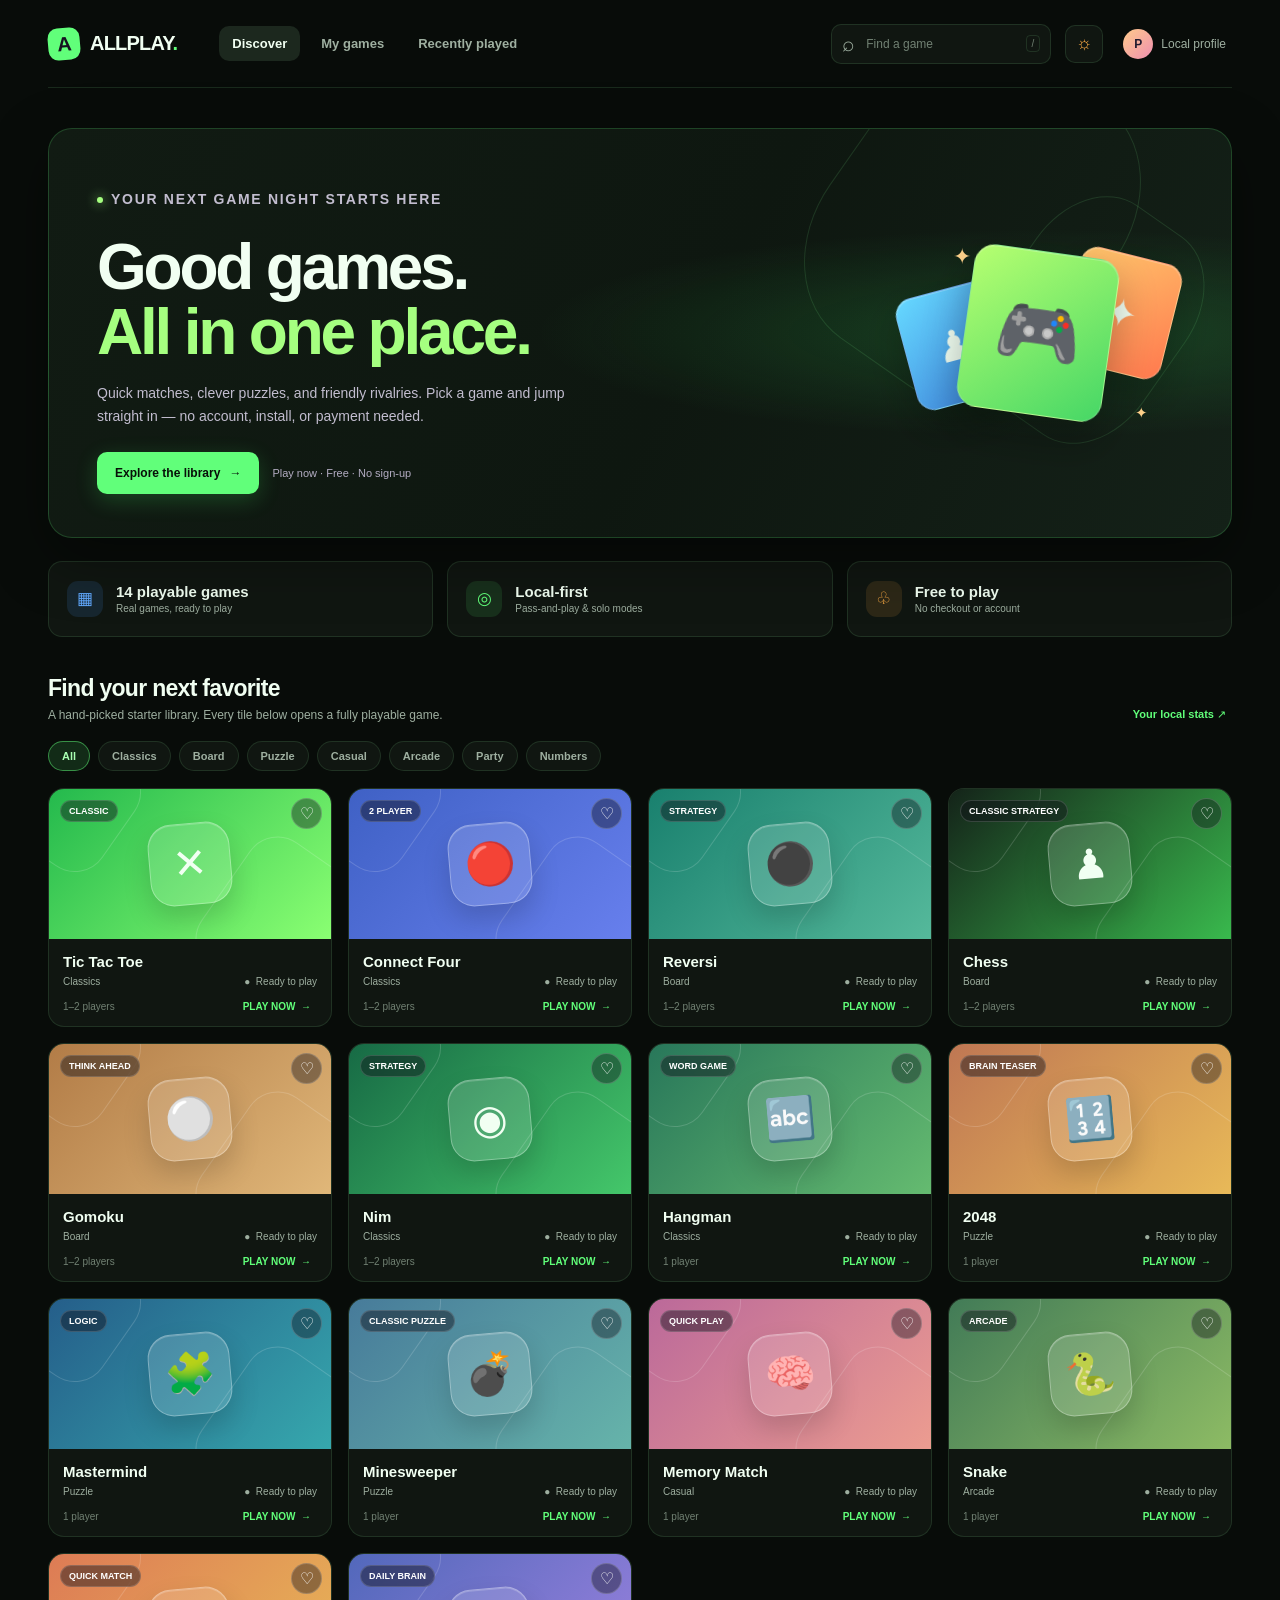
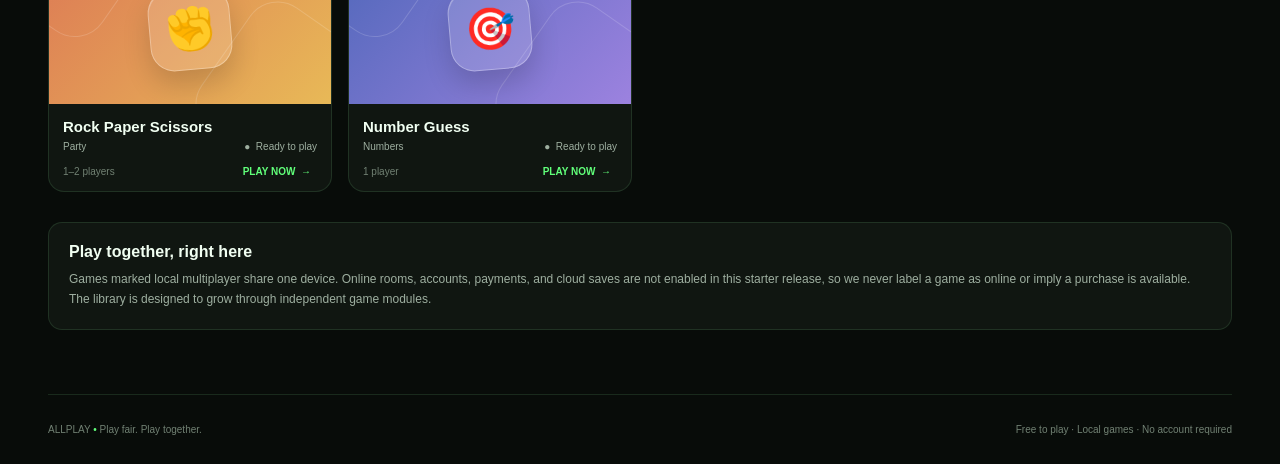
<file: index.html>
<!doctype html>
<html lang="en">
<head>
  <meta charset="utf-8">
  <meta name="viewport" content="width=device-width, initial-scale=1">
  <meta name="theme-color" content="#10101a">
  <meta name="description" content="ALLPLAY — a growing collection of free, genuinely playable games.">
  <title>ALLPLAY — Play something good</title>
  <link rel="stylesheet" href="styles.css">
</head>
<body>
  <div class="app-shell">
    <header class="site-header">
      <a class="brand" href="#discover" aria-label="ALLPLAY home"><span class="brand-mark">A</span><span>ALLPLAY<span class="brand-period">.</span></span></a>
      <nav class="primary-nav" aria-label="Main navigation">
        <button class="nav-button active" type="button" data-nav="discover">Discover</button>
        <button class="nav-button" type="button" data-nav="favorites">My games</button>
        <button class="nav-button" type="button" data-nav="recent">Recently played</button>
      </nav>
      <div class="header-tools">
        <label class="search-box"><span aria-hidden="true">⌕</span><input id="game-search" type="search" placeholder="Find a game" autocomplete="off" aria-label="Search games"><kbd>/</kbd></label>
        <button class="theme-toggle" id="theme-toggle" type="button" aria-label="Switch color theme">☼</button>
        <button class="profile-chip" id="profile-button" type="button"><span class="profile-avatar">P</span><span>Local profile</span></button>
      </div>
    </header>
    <main id="main-content" tabindex="-1"></main>
    <footer class="site-footer"><span>ALLPLAY <span class="brand-period">•</span> Play fair. Play together.</span><span>Free to play · Local games · No account required</span></footer>
  </div>
  <script type="module" src="js/main.js"></script>
</body>
</html>
</file>
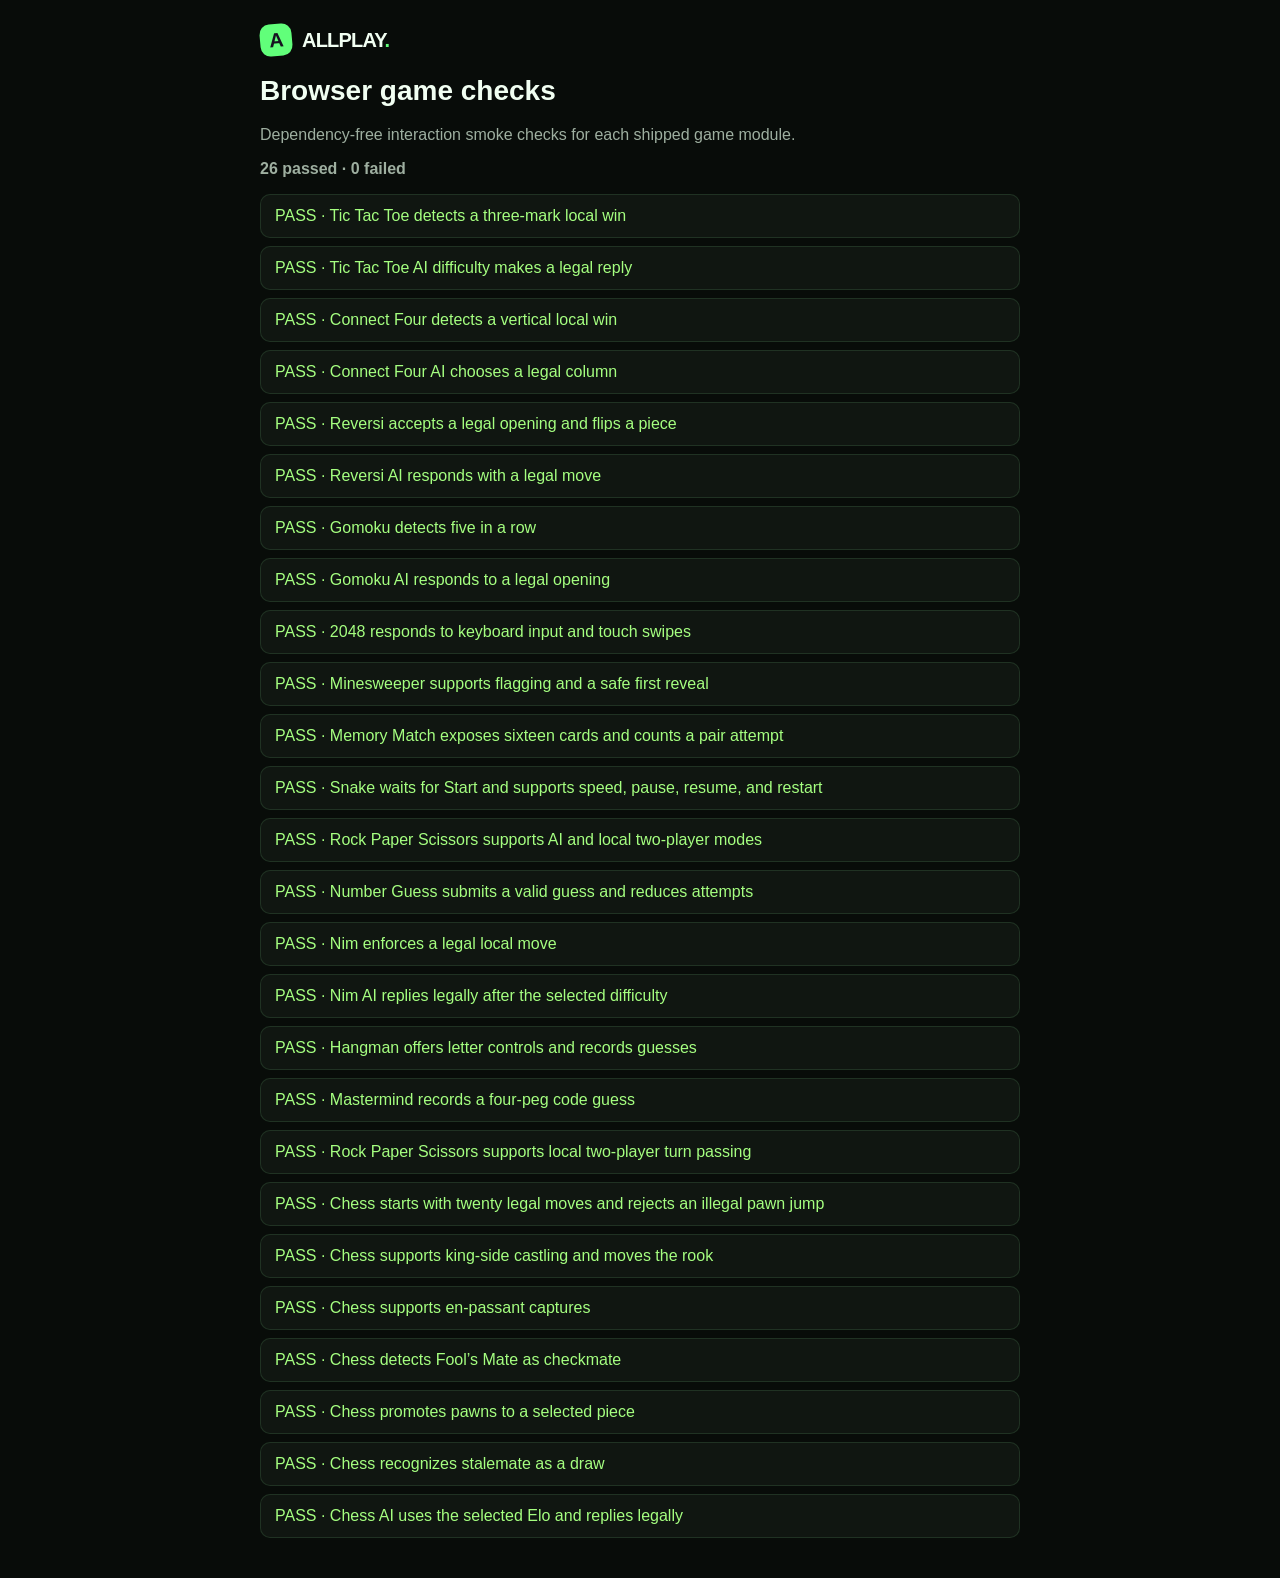
<file: tests.html>
<!doctype html>
<html lang="en">
<head>
  <meta charset="utf-8">
  <meta name="viewport" content="width=device-width, initial-scale=1">
  <title>ALLPLAY browser checks</title>
  <link rel="stylesheet" href="styles.css">
  <style>
    body { padding: 24px; }
    .test-shell { max-width: 760px; margin: 0 auto; }
    .test-shell h1 { font: 700 28px 'Space Grotesk', sans-serif; }
    .test-shell p { color: var(--muted); }
    #test-results { display: grid; gap: 8px; padding: 0; list-style: none; }
    #test-results li { padding: 12px 14px; border: 1px solid var(--line); border-radius: 10px; background: var(--surface); }
    #test-results .pass { color: var(--mint); }
    #test-results .fail { color: var(--danger); }
    #test-summary { font-weight: 700; }
    #test-fixtures { position: absolute; left: -10000px; top: 0; width: 600px; }
  </style>
</head>
<body>
  <main class="test-shell">
    <a class="brand" href="index.html"><span class="brand-mark">A</span><span>ALLPLAY<span class="brand-period">.</span></span></a>
    <h1>Browser game checks</h1>
    <p>Dependency-free interaction smoke checks for each shipped game module.</p>
    <p id="test-summary" role="status" aria-live="polite">Running…</p>
    <ul id="test-results"></ul>
    <div id="test-fixtures" aria-hidden="true"></div>
  </main>
  <script type="module" src="js/test-runner.js"></script>
</body>
</html>
</file>
<file: styles.css>
:root {
  color-scheme: dark;
  --bg: #080c09;
  --surface: #101611;
  --surface-raised: #172019;
  --surface-soft: #1c281e;
  --text: #f1fff2;
  --muted: #9eafa0;
  --faint: #718173;
  --line: rgba(150,255,167,.12);
  --accent: #61ff7a;
  --accent-strong: #20d94d;
  --mint: #a5ff80;
  --orange: #ffad45;
  --danger: #ff5265;
  --shadow: 0 20px 60px rgba(0,0,0,.38);
  font-family: 'DM Sans', -apple-system, BlinkMacSystemFont, 'Segoe UI', sans-serif;
  font-synthesis: none;
  text-rendering: optimizeLegibility;
}
:root[data-theme="light"] {
  color-scheme: light;
  --bg: #f3f8f3;
  --surface: #fff;
  --surface-raised: #fff;
  --surface-soft: #ebf3ec;
  --text: #202b22;
  --muted: #6d7c70;
  --faint: #89968b;
  --line: rgba(35,105,48,.13);
  --accent: #24b94d;
  --accent-strong: #188e38;
  --mint: #31844b;
  --orange: #be731b;
  --danger: #c83c57;
  --shadow: 0 20px 60px rgba(30,70,35,.11);
}
:root .hero { border-color: rgba(97,255,122,.19); background: radial-gradient(ellipse at 84% 50%,rgba(54,224,93,.2),transparent 36%), linear-gradient(118deg,#111b13 0%,#0e1710 54%,#142118 100%); }
:root .hero h1 span { color: #a5ff80; }
:root .primary-button { color: #071008; background: #61ff7a; box-shadow: 0 6px 22px rgba(68,255,104,.2); }
:root .filter-chip.active { border-color: rgba(97,255,122,.48); color: #a8ffb2; background: rgba(97,255,122,.13); }
:root .art-tile-main { color: #102014; background: linear-gradient(140deg,#b6ff70,#46d766); }
:root .art-tile-left { background: linear-gradient(145deg,#66d9ff,#397ad8); }
:root .art-tile-right { background: linear-gradient(145deg,#ffc56b,#ff794e); }
.match-setup { width: min(460px,100%); padding: 23px; border: 1px solid var(--line); border-radius: 17px; background: var(--surface-raised); box-shadow: 0 14px 36px rgba(0,0,0,.16); }
.match-setup h2 { margin: 0; font: 700 20px 'Space Grotesk',sans-serif; }
.match-setup > p { margin: 8px 0 18px; color: var(--muted); font-size: 12px; line-height: 1.55; }
.setup-fields { display: grid; gap: 12px; margin-bottom: 18px; }
.setting-field { display: grid; gap: 6px; color: var(--muted); font-size: 11px; font-weight: 700; }
.setting-field select { width: 100%; min-height: 40px; }
.setting-help { margin-top: 9px; color: var(--faint); font-size: 10px; line-height: 1.5; }
.snake-stats { width: min(360px,100%); display: flex; justify-content: space-between; gap: 12px; }
.snake-stats > div { min-width: 110px; padding: 9px 13px; display: flex; justify-content: space-between; gap: 12px; border: 1px solid var(--line); border-radius: 10px; background: var(--surface-raised); }
.snake-stats span { color: var(--muted); font-size: 11px; }
.snake-stats strong { color: var(--accent); font: 700 15px 'Space Grotesk',sans-serif; }
.snake-layout .snake-canvas { touch-action: none; user-select: none; -webkit-user-select: none; }
.game-board-area .puzzle2048 { touch-action: none; user-select: none; -webkit-user-select: none; }

* { box-sizing: border-box; }
html { min-width: 320px; background: var(--bg); }
body { margin: 0; min-height: 100vh; background: var(--bg); color: var(--text); }
button, input, select { font: inherit; }
button { color: inherit; }
button:focus-visible, input:focus-visible, select:focus-visible, a:focus-visible { outline: 3px solid var(--accent); outline-offset: 3px; }
.app-shell { min-height: 100vh; max-width: 1600px; margin: 0 auto; padding: 0 48px; display: flex; flex-direction: column; }
.site-header { min-height: 88px; display: flex; align-items: center; gap: 42px; border-bottom: 1px solid var(--line); }
.brand { display: inline-flex; align-items: center; gap: 10px; color: var(--text); text-decoration: none; font: 700 20px 'Space Grotesk', sans-serif; letter-spacing: -.8px; white-space: nowrap; }
.brand-mark { display: grid; place-items: center; width: 32px; height: 32px; color: #161220; background: var(--accent); border-radius: 10px; font-size: 20px; font-weight: 700; transform: rotate(-5deg); }
.brand-period { color: var(--accent); }
.primary-nav, .header-tools { display: flex; align-items: center; }
.primary-nav { gap: 8px; }
.nav-button { border: 0; color: var(--muted); background: transparent; padding: 10px 13px; border-radius: 10px; font-size: 13px; font-weight: 600; cursor: pointer; transition: color .2s, background .2s; }
.nav-button:hover, .nav-button.active { color: var(--text); background: var(--surface-soft); }
.header-tools { margin-left: auto; gap: 14px; }
.search-box { display: flex; align-items: center; gap: 9px; height: 40px; width: 220px; padding: 0 10px; border: 1px solid var(--line); border-radius: 10px; color: var(--muted); background: var(--surface); }
.search-box > span { font-size: 21px; line-height: 1; }
.search-box input { min-width: 0; flex: 1; border: 0; outline: 0; color: var(--text); background: transparent; font-size: 12px; }
.search-box input::placeholder { color: var(--faint); }
.search-box kbd { padding: 2px 5px; color: var(--faint); border: 1px solid var(--line); border-radius: 4px; font: 10px 'DM Sans', sans-serif; }
.theme-toggle { width: 38px; height: 38px; border: 1px solid var(--line); border-radius: 10px; color: var(--orange); background: var(--surface); cursor: pointer; font-size: 18px; }
.profile-chip { display: flex; align-items: center; gap: 8px; border: 0; color: var(--muted); background: transparent; font-size: 12px; cursor: pointer; white-space: nowrap; }
.profile-avatar { display: grid; place-items: center; width: 30px; height: 30px; border-radius: 50%; color: #201a2f; background: linear-gradient(135deg,#ffca8b,#ee8fb0); font-weight: 800; }
#main-content { flex: 1; min-height: 70vh; outline: none; }
.page-wrap { width: 100%; max-width: 1420px; margin: auto; padding: 40px 0 64px; }
.hero { position: relative; isolation: isolate; overflow: hidden; min-height: 300px; padding: 43px 48px; display: flex; align-items: center; justify-content: space-between; gap: 28px; border: 1px solid rgba(185,161,255,.17); border-radius: 24px; background: radial-gradient(ellipse at 84% 50%,rgba(134,93,242,.24),transparent 34%), linear-gradient(118deg,#242037 0%,#201c33 53%,#28203d 100%); box-shadow: var(--shadow); }
:root[data-theme="light"] .hero { background: radial-gradient(ellipse at 84% 50%,rgba(134,93,242,.15),transparent 34%), linear-gradient(118deg,#eee9ff,#f4efff 55%,#e9e2ff); }
.hero::before, .hero::after { content: ''; position: absolute; z-index: -1; border: 1px solid rgba(199,180,255,.13); border-radius: 35%; transform: rotate(35deg); }
.hero::before { width: 275px; height: 340px; right: 120px; top: -78px; }
.hero::after { width: 180px; height: 240px; right: 50px; top: 70px; border-color: rgba(199,180,255,.1); }
.hero-copy { max-width: 610px; }
.eyebrow { display: inline-flex; align-items: center; gap: 8px; margin: 0 0 16px; color: var(--mint); font-size: 10px; font-weight: 800; letter-spacing: 1.7px; text-transform: uppercase; }
.eyebrow-dot { width: 6px; height: 6px; border-radius: 50%; background: var(--mint); box-shadow: 0 0 12px var(--mint); }
.hero h1 { margin: 0; font: 700 clamp(36px,5vw,64px)/1.02 'Space Grotesk',sans-serif; letter-spacing: -3.2px; }
.hero h1 span { color: #c2acff; }
.hero-copy > p { max-width: 490px; margin: 16px 0 24px; color: #c2bdcf; font-size: 14px; line-height: 1.65; }
:root[data-theme="light"] .hero-copy > p { color: #68617b; }
.hero-actions { display: flex; align-items: center; gap: 13px; }
.primary-button, .secondary-button { min-height: 42px; display: inline-flex; align-items: center; justify-content: center; gap: 9px; padding: 0 18px; border: 0; border-radius: 10px; font-weight: 700; font-size: 12px; cursor: pointer; transition: transform .2s, background .2s; }
.primary-button { color: #1c1630; background: #c0a9ff; box-shadow: 0 6px 22px rgba(155,117,255,.24); }
.primary-button:hover, .secondary-button:hover { transform: translateY(-2px); }
.secondary-button { border: 1px solid var(--line); color: var(--text); background: var(--surface); }
.hero-note { color: #b4adc3; font-size: 11px; }
.hero-art { position: relative; flex: 0 0 290px; height: 205px; display: grid; place-items: center; }
.art-tile { position: absolute; display: grid; place-items: center; border: 1px solid rgba(255,255,255,.22); box-shadow: 0 18px 42px rgba(0,0,0,.3), inset 0 1px 0 rgba(255,255,255,.22); backdrop-filter: blur(6px); }
.art-tile-main { width: 146px; height: 164px; z-index: 3; border-radius: 21px; color: #352347; background: linear-gradient(140deg,#ffc888,#eb8fb8); font-size: 70px; transform: rotate(8deg); }
.art-tile-left { width: 100px; height: 115px; left: 12px; top: 58px; border-radius: 18px; background: linear-gradient(145deg,#88dfcd,#548cbb); font-size: 42px; transform: rotate(-15deg); }
.art-tile-right { width: 104px; height: 118px; right: 10px; top: 24px; border-radius: 18px; background: linear-gradient(145deg,#c2a2ff,#8260d4); font-size: 40px; transform: rotate(14deg); }
.art-spark { position: absolute; color: #ffd28b; font-size: 22px; }
.spark-one { top: 14px; left: 60px; }.spark-two { bottom: 13px; right: 35px; font-size: 15px; }
.overview-row { display: grid; grid-template-columns: repeat(3,1fr); gap: 14px; margin: 23px 0 38px; }
.overview-card { min-height: 76px; display: flex; align-items: center; gap: 13px; padding: 15px 18px; border: 1px solid var(--line); border-radius: 14px; background: var(--surface); }
.overview-icon { width: 36px; height: 36px; display: grid; place-items: center; border-radius: 11px; color: var(--accent); background: rgba(168,140,255,.13); font-size: 17px; }
.overview-card:nth-child(2) .overview-icon { color: var(--mint); background: rgba(123,226,195,.1); }
.overview-card:nth-child(3) .overview-icon { color: var(--orange); background: rgba(255,189,121,.1); }
.overview-card strong { display: block; font: 700 15px 'Space Grotesk',sans-serif; }
.overview-card span:not(.overview-icon) { display: block; margin-top: 3px; color: var(--muted); font-size: 10px; }
.section-heading { display: flex; align-items: end; justify-content: space-between; gap: 20px; margin: 0 0 17px; }
.section-heading h2 { margin: 0; font: 700 23px 'Space Grotesk',sans-serif; letter-spacing: -.7px; }
.section-heading p { margin: 6px 0 0; color: var(--muted); font-size: 12px; }
.section-link { border: 0; color: var(--accent); background: transparent; font-size: 11px; font-weight: 700; cursor: pointer; }
.filter-row { display: flex; gap: 8px; overflow-x: auto; padding: 2px 0 17px; scrollbar-width: thin; }
.filter-chip { flex: 0 0 auto; padding: 8px 13px; border: 1px solid var(--line); border-radius: 999px; color: var(--muted); background: var(--surface); font-size: 11px; font-weight: 600; cursor: pointer; }
.filter-chip.active { border-color: rgba(168,140,255,.45); color: #dacdff; background: rgba(168,140,255,.13); }
:root[data-theme="light"] .filter-chip.active { color: #6742d8; }
.game-grid { display: grid; grid-template-columns: repeat(4,minmax(0,1fr)); gap: 16px; }
.game-card { min-width: 0; overflow: hidden; border: 1px solid var(--line); border-radius: 16px; background: var(--surface); transition: transform .2s,border-color .2s,box-shadow .2s; }
.game-card:hover { transform: translateY(-4px); border-color: rgba(168,140,255,.38); box-shadow: 0 12px 32px rgba(0,0,0,.16); }
.game-cover { position: relative; min-height: 150px; display: grid; place-items: center; overflow: hidden; background: var(--cover); }
.game-cover::before, .game-cover::after { content: ''; position: absolute; width: 122px; height: 122px; border: 1px solid rgba(255,255,255,.16); border-radius: 34px; transform: rotate(35deg); }
.game-cover::before { left: -43px; top: -52px; }.game-cover::after { right: -33px; bottom: -66px; width: 150px; height: 150px; }
.game-icon { position: relative; z-index: 1; display: grid; place-items: center; width: 82px; height: 82px; border: 1px solid rgba(255,255,255,.3); border-radius: 24px; background: rgba(255,255,255,.15); box-shadow: 0 14px 28px rgba(0,0,0,.16),inset 0 1px 0 rgba(255,255,255,.2); font-size: 41px; transform: rotate(-5deg); transition: transform .2s; }
.game-card:hover .game-icon { transform: rotate(2deg) scale(1.05); }
.game-badge { position: absolute; z-index: 2; top: 11px; left: 11px; padding: 5px 8px; border: 1px solid rgba(255,255,255,.15); border-radius: 99px; color: white; background: rgba(16,16,26,.45); backdrop-filter: blur(8px); font-size: 9px; font-weight: 700; }
.favorite-button { position: absolute; z-index: 3; top: 9px; right: 9px; width: 31px; height: 31px; border: 1px solid rgba(255,255,255,.18); border-radius: 50%; color: white; background: rgba(16,16,26,.4); cursor: pointer; font-size: 16px; }
.favorite-button.is-favorite { color: #ff8bad; }
.game-card-info { padding: 14px 14px 13px; }
.game-card-title { margin: 0; font: 700 15px 'Space Grotesk',sans-serif; }
.game-card-meta { display: flex; align-items: center; justify-content: space-between; gap: 8px; margin-top: 6px; color: var(--muted); font-size: 10px; }
.game-card-bottom { display: flex; justify-content: space-between; align-items: center; margin-top: 13px; }
.player-label { color: var(--faint); font-size: 10px; }
.play-link { border: 0; color: var(--accent); background: transparent; font-size: 10px; font-weight: 800; cursor: pointer; }
.empty-state { grid-column: 1/-1; padding: 48px 20px; border: 1px dashed var(--line); border-radius: 16px; text-align: center; }
.empty-state .empty-icon { font-size: 32px; }.empty-state h3 { margin: 12px 0 6px; font: 700 17px 'Space Grotesk',sans-serif; }.empty-state p { margin: 0; color: var(--muted); font-size: 12px; }
.detail-layout { display: grid; grid-template-columns: minmax(0,1.1fr) minmax(280px,.9fr); gap: 32px; align-items: start; }
.detail-cover { min-height: 365px; display: grid; place-items: center; overflow: hidden; position: relative; border: 1px solid var(--line); border-radius: 22px; background: var(--cover); }
.detail-cover::before,.detail-cover::after { content:''; position:absolute; width:240px;height:240px;border:1px solid rgba(255,255,255,.16);border-radius:40px;transform:rotate(35deg); }.detail-cover::before{left:-80px;top:-90px}.detail-cover::after{right:-90px;bottom:-120px;width:300px;height:300px}
.detail-cover .game-icon { width: 140px; height: 140px; border-radius: 38px; font-size: 75px; }
.detail-copy { padding-top: 16px; }.back-link { margin-bottom: 25px; padding: 0; border: 0; color: var(--muted); background: transparent; font-size: 12px; cursor: pointer; }
.detail-copy h1 { margin: 0; font: 700 clamp(34px,4vw,48px)/1.05 'Space Grotesk',sans-serif; letter-spacing: -2px; }
.detail-copy > p { max-width: 510px; color: var(--muted); font-size: 14px; line-height: 1.7; }
.detail-meta { display: flex; flex-wrap: wrap; gap: 9px; margin: 22px 0; }.meta-pill { padding: 7px 10px; border: 1px solid var(--line); border-radius: 99px; color: var(--muted); background: var(--surface); font-size: 10px; }
.rules-box { margin: 23px 0; padding: 18px; border: 1px solid var(--line); border-radius: 14px; background: var(--surface); }.rules-box h3 { margin: 0 0 9px; font: 700 14px 'Space Grotesk',sans-serif; }.rules-box p { margin: 0; color: var(--muted); font-size: 12px; line-height: 1.65; }
.local-note { display: flex; gap: 9px; align-items: flex-start; margin: 18px 0; color: var(--mint); font-size: 11px; line-height: 1.55; }
.game-screen { max-width: 920px; margin: 0 auto; }.game-frame { overflow: hidden; border: 1px solid var(--line); border-radius: 20px; background: var(--surface); box-shadow: var(--shadow); }
.game-frame-header { display:flex; align-items:center; justify-content:space-between; gap:18px; padding:17px 21px; border-bottom:1px solid var(--line); }.game-frame-heading h1 { margin:0; font:700 18px 'Space Grotesk',sans-serif; }.game-frame-heading p { margin:4px 0 0; color:var(--muted); font-size:11px; }.back-button { min-height:36px; padding:0 12px; border:1px solid var(--line); border-radius:9px; color:var(--muted); background:var(--surface-raised); font-size:11px; cursor:pointer; }
.game-toolbar { display:flex; flex-wrap:wrap; align-items:center; justify-content:center; gap:8px; padding:13px 16px 0; }.game-board-area { min-height:260px; padding:22px; display:grid; place-items:center; }.game-status { min-height:39px; margin:0 18px 18px; padding:11px 14px; border:1px solid var(--line); border-radius:10px; color:var(--muted); background:var(--surface-raised); text-align:center; font-size:12px; line-height:1.4; }.game-button { min-height:34px; padding:0 12px; border:1px solid var(--line); border-radius:9px; color:var(--text); background:var(--surface-raised); font-size:11px; font-weight:600; cursor:pointer; }.game-button:hover { border-color:var(--accent); }.game-select { min-height:34px; padding:0 10px; border:1px solid var(--line); border-radius:9px; color:var(--text); background:var(--surface-raised); font-size:11px; }
.ttt-grid { width:min(330px,100%); display:grid; grid-template-columns:repeat(3,1fr); gap:9px; }.ttt-cell { aspect-ratio:1; border:1px solid var(--line); border-radius:17px; color:var(--accent); background:var(--surface-raised); font:700 clamp(38px,10vw,60px) 'Space Grotesk',sans-serif; cursor:pointer; }.ttt-cell.mark-o { color:var(--mint); }.ttt-cell:disabled { cursor:default; }
.connect-board { display:grid; grid-template-columns:repeat(7,1fr); gap:6px; width:min(490px,100%); padding:12px; border:1px solid rgba(117,148,255,.28); border-radius:17px; background:#404fbd; }.connect-cell { aspect-ratio:1; display:grid; place-items:center; padding:3px; border:0; border-radius:50%; background:#252d7c; cursor:pointer; }.disc { display:block; width:100%; height:100%; border-radius:50%; background:var(--surface); box-shadow:inset 0 3px 8px rgba(0,0,0,.28); }.disc-red { background:#ff8f9e; }.disc-yellow { background:#ffd477; }
.reversi-grid { width:min(450px,100%); display:grid; grid-template-columns:repeat(8,1fr); gap:4px; padding:9px; border-radius:12px; background:#24765f; }.reversi-cell { aspect-ratio:1; display:grid; place-items:center; padding:0; border:0; border-radius:3px; background:#349273; cursor:pointer; }.reversi-cell.legal { background:#42a98c; }.reversi-piece { width:77%; height:77%; border-radius:50%; box-shadow:0 2px 4px rgba(0,0,0,.32); }.piece-black { background:linear-gradient(145deg,#414451,#090a0d); }.piece-white { background:linear-gradient(145deg,#fff,#d9dbe3); }
.gomoku-grid { width:min(510px,100%); display:grid; grid-template-columns:repeat(15,minmax(0,1fr)); gap:2px; padding:8px; border:1px solid #9a754b; border-radius:8px; background:#c9a36e; }.gomoku-cell { min-width:0; aspect-ratio:1; display:grid; place-items:center; padding:0; border:0; border-radius:50%; background:rgba(80,47,20,.13); cursor:pointer; }.gomoku-stone { width:85%; height:85%; border-radius:50%; box-shadow:0 1px 3px rgba(0,0,0,.35); }.stone-black { background:radial-gradient(at 35% 30%,#555,#111 65%); }.stone-white { background:radial-gradient(at 35% 30%,#fff,#dedede 70%); }
.puzzle2048 { width:min(410px,100%); display:grid; grid-template-columns:repeat(4,1fr); gap:8px; padding:10px; border-radius:14px; background:#766c61; touch-action:pan-y; }.tile2048 { aspect-ratio:1; display:grid; place-items:center; border-radius:9px; color:#5f574e; background:#c9bfb1; font:700 clamp(20px,6vw,35px) 'Space Grotesk',sans-serif; }.tile2048[data-value="2"]{background:#eee4da}.tile2048[data-value="4"]{background:#ede0c8}.tile2048[data-value="8"]{color:white;background:#f2a66e}.tile2048[data-value="16"]{color:white;background:#ed875e}.tile2048[data-value="32"],.tile2048[data-value="64"]{color:white;background:#e96f57}.tile2048[data-value="128"],.tile2048[data-value="256"],.tile2048[data-value="512"]{color:white;background:#e9c75e;font-size:clamp(16px,4vw,28px)}.tile2048[data-value="1024"],.tile2048[data-value="2048"]{color:white;background:#dfb63d;font-size:clamp(14px,3.5vw,24px)}.tile2048[data-value="0"]{color:transparent;background:#a99f94}
.mines-grid { width:min(400px,100%); display:grid; grid-template-columns:repeat(9,1fr); gap:4px; }.mine-cell { aspect-ratio:1; display:grid; place-items:center; padding:0; border:1px solid var(--line); border-radius:6px; color:var(--accent); background:var(--surface-raised); font-size:clamp(11px,3vw,16px); font-weight:800; cursor:pointer; }.mine-cell.revealed { border-color:transparent; background:var(--surface-soft); cursor:default; }.mine-cell.mine-hit { color:white; background:var(--danger); }.mine-cell[data-count="1"]{color:#66a7ff}.mine-cell[data-count="2"]{color:#69cc9e}.mine-cell[data-count="3"]{color:#ff7888}.mine-cell[data-count="4"]{color:#b393ff}
.memory-grid { width:min(420px,100%); display:grid; grid-template-columns:repeat(4,1fr); gap:10px; }.memory-card { aspect-ratio:1; display:grid; place-items:center; border:1px solid var(--line); border-radius:13px; color:transparent; background:linear-gradient(145deg,#42375d,#302944); font-size:clamp(22px,6vw,38px); cursor:pointer; transition:transform .17s,background .17s; }.memory-card:hover { transform:translateY(-2px); }.memory-card.face-up,.memory-card.matched { color:var(--text); background:var(--surface-soft); }.memory-card.matched { border-color:rgba(123,226,195,.4); }
.snake-layout { width:min(440px,100%); display:grid; justify-items:center; gap:14px; }.snake-canvas { display:block; width:min(360px,100%); height:auto; border:1px solid var(--line); border-radius:12px; background:#111823; }.direction-pad { display:grid; grid-template-columns:repeat(3,42px); grid-template-rows:repeat(2,36px); gap:5px; }.direction-pad button { border:1px solid var(--line); border-radius:8px; color:var(--text); background:var(--surface-raised); cursor:pointer; }.direction-pad [data-dir="up"]{grid-column:2}.direction-pad [data-dir="left"]{grid-column:1;grid-row:2}.direction-pad [data-dir="down"]{grid-column:2;grid-row:2}.direction-pad [data-dir="right"]{grid-column:3;grid-row:2}
.rps-picks { display:flex; flex-wrap:wrap; justify-content:center; gap:12px; }.rps-pick { width:100px; min-height:110px; display:grid; place-items:center; gap:4px; border:1px solid var(--line); border-radius:15px; color:var(--text); background:var(--surface-raised); cursor:pointer; }.rps-pick span:first-child { font-size:35px; }.rps-pick span:last-child { color:var(--muted); font-size:11px; }
.guess-form { width:min(380px,100%); display:flex; gap:8px; }.guess-input { width:100%; min-width:0; height:44px; padding:0 12px; border:1px solid var(--line); border-radius:10px; color:var(--text); background:var(--surface-raised); }.guess-panel { width:min(440px,100%); display:grid; gap:14px; justify-items:center; text-align:center; }.guess-range { color:var(--muted); font-size:12px; }.guess-count { color:var(--accent); font:700 36px 'Space Grotesk',sans-serif; }
.profile-page { max-width:920px; margin:auto; }.profile-hero { display:flex; align-items:center; gap:18px; padding:25px; border:1px solid var(--line); border-radius:18px; background:var(--surface); }.profile-avatar-large { width:62px;height:62px;display:grid;place-items:center;border-radius:50%;color:#201a2f;background:linear-gradient(135deg,#ffca8b,#ee8fb0);font:700 26px 'Space Grotesk',sans-serif; }.profile-hero h1 { margin:0;font:700 25px 'Space Grotesk',sans-serif; }.profile-hero p { margin:6px 0 0;color:var(--muted);font-size:12px; }.profile-stats { display:grid;grid-template-columns:repeat(3,1fr);gap:12px;margin:16px 0 28px; }.stat-card { padding:19px;border:1px solid var(--line);border-radius:14px;background:var(--surface); }.stat-card strong { display:block;font:700 26px 'Space Grotesk',sans-serif; }.stat-card span { color:var(--muted);font-size:11px; }.info-panel { padding:20px;border:1px solid var(--line);border-radius:14px;background:var(--surface); }.info-panel h2 { margin:0 0 9px;font:700 16px 'Space Grotesk',sans-serif; }.info-panel p { margin:0;color:var(--muted);font-size:12px;line-height:1.65; }
.site-footer { min-height:70px; display:flex; align-items:center; justify-content:space-between; gap:15px; border-top:1px solid var(--line); color:var(--faint); font-size:10px; }
@media (max-width:1100px) { .app-shell{padding:0 28px}.site-header{gap:24px}.primary-nav{gap:2px}.nav-button{padding:9px}.game-grid{grid-template-columns:repeat(3,minmax(0,1fr))}.hero-art{flex-basis:240px;transform:scale(.9)} }
@media (max-width:760px) { .app-shell{padding:0 18px}.site-header{min-height:72px;flex-wrap:wrap;gap:0;padding:11px 0}.brand{font-size:18px}.primary-nav{order:3;width:100%;overflow-x:auto;padding-top:9px}.nav-button{white-space:nowrap}.header-tools{gap:8px}.search-box{width:clamp(130px,34vw,205px);height:36px}.profile-chip>span:last-child{display:none}.theme-toggle{width:34px;height:34px}.page-wrap{padding:25px 0 42px}.hero{min-height:270px;padding:32px 25px}.hero-art{position:absolute;right:-27px;bottom:-30px;opacity:.35;transform:scale(.8)}.hero-copy{position:relative;z-index:1}.hero h1{letter-spacing:-2px}.hero-copy>p{max-width:420px}.hero-note{display:none}.overview-row{gap:8px;margin:16px 0 31px}.overview-card{padding:12px 10px;gap:8px}.overview-icon{width:30px;height:30px}.overview-card strong{font-size:12px}.overview-card span:not(.overview-icon){font-size:9px}.game-grid{grid-template-columns:repeat(2,minmax(0,1fr));gap:11px}.game-cover{min-height:125px}.game-icon{width:68px;height:68px;font-size:34px}.game-card-info{padding:11px}.game-card-title{font-size:13px}.detail-layout{grid-template-columns:1fr;gap:18px}.detail-cover{min-height:260px}.detail-copy{padding-top:0}.back-link{margin-bottom:17px}.site-footer{min-height:64px;align-items:flex-start;justify-content:center;flex-direction:column;gap:4px}.game-board-area{padding:19px 13px}.profile-stats{gap:8px}.stat-card{padding:14px 10px}.stat-card strong{font-size:22px} }
@media (max-width:420px) { .app-shell{padding:0 13px}.header-tools{margin-left:auto}.search-box{width:130px}.search-box kbd{display:none}.nav-button{font-size:11px;padding:8px 9px}.hero{padding:29px 19px}.hero h1{font-size:38px}.hero-copy>p{font-size:12px}.overview-card{display:block;text-align:center}.overview-icon{margin:0 auto 7px}.overview-card span:not(.overview-icon){display:none}.game-cover{min-height:110px}.game-badge{top:7px;left:7px;font-size:8px}.favorite-button{top:6px;right:6px;width:28px;height:28px}.game-card-bottom{margin-top:10px}.player-label{font-size:9px}.play-link{font-size:9px}.game-frame-header{padding:14px}.game-frame-heading h1{font-size:16px}.back-button{padding:0 9px} }
@media (prefers-reduced-motion: reduce) { *,*::before,*::after{scroll-behavior:auto!important;transition-duration:.01ms!important;animation-duration:.01ms!important;animation-iteration-count:1!important} }


.nim-board { width:min(540px,100%); display:grid; gap:12px; }.nim-pile { padding:14px; border:1px solid var(--line); border-radius:13px; background:var(--surface-raised); }.nim-pile-heading { display:flex; justify-content:space-between; align-items:center; margin-bottom:9px; }.nim-pile-heading strong { font:700 13px 'Space Grotesk',sans-serif; }.nim-pile-heading span { color:var(--muted); font-size:11px; }.nim-tokens { min-height:26px; display:flex; flex-wrap:wrap; align-items:center; gap:6px; margin-bottom:11px; }.nim-token { width:18px; height:18px; border:1px solid rgba(120,255,145,.5); border-radius:50%; background:radial-gradient(at 35% 30%,#c5ff9b,#38cb63 70%); box-shadow:0 0 10px rgba(71,255,111,.16); }.nim-actions { display:flex; flex-wrap:wrap; gap:7px; }
.hangman-panel { width:min(560px,100%); display:grid; justify-items:center; gap:14px; }.hangman-word { display:flex; flex-wrap:wrap; justify-content:center; gap:8px; min-height:50px; }.hangman-word span { min-width:23px; padding:0 2px 7px; border-bottom:2px solid var(--accent); color:var(--text); text-align:center; font:700 28px 'Space Grotesk',sans-serif; }.hangman-keyboard { width:min(540px,100%); display:grid; grid-template-columns:repeat(13,minmax(0,1fr)); gap:5px; }.hangman-letter { min-width:0; padding:0; height:35px; }.hangman-letter:disabled { opacity:.4; }
.mastermind-panel { width:min(560px,100%); display:grid; gap:14px; }.mastermind-history { max-height:300px; overflow:auto; display:grid; gap:6px; margin:0; padding:0; list-style:none; }.mastermind-row { display:grid; grid-template-columns:24px 1fr minmax(110px,1.1fr); align-items:center; gap:8px; padding:8px 10px; border:1px solid var(--line); border-radius:9px; background:var(--surface-raised); }.mastermind-guess-number { color:var(--muted); font-size:10px; }.mastermind-pegs { display:flex; gap:7px; }.mastermind-peg { width:19px; height:19px; border:1px solid rgba(255,255,255,.2); border-radius:50%; background:var(--peg-color); box-shadow:inset 0 1px 2px rgba(0,0,0,.2); }.mastermind-feedback { color:var(--muted); font-size:10px; }.mastermind-form { display:grid; grid-template-columns:repeat(4,minmax(0,1fr)); gap:7px; }.mastermind-form .primary-button { grid-column:1/-1; }.mastermind-form select { min-width:0; width:100%; }
@media (max-width:420px) { .hangman-keyboard { grid-template-columns:repeat(7,minmax(0,1fr)); }.hangman-letter { height:34px; }.mastermind-row { grid-template-columns:20px 1fr minmax(90px,1fr); gap:5px; padding:7px; }.mastermind-peg { width:16px;height:16px; } }


:root .overview-icon { color:#62aaff; background:rgba(74,157,255,.13); }
:root .overview-card:nth-child(2) .overview-icon { color:#61ff7a; background:rgba(97,255,122,.11); }
:root .overview-card:nth-child(3) .overview-icon { color:#ffad45; background:rgba(255,173,69,.12); }
:root .hero::before, :root .hero::after { border-color:rgba(130,255,150,.13); }
:root .game-card:hover { border-color:rgba(97,255,122,.38); }
:root .favorite-button.is-favorite { color:#ff5265; }


.chess-layout { width:min(900px,100%); display:grid; grid-template-columns:minmax(0,1fr) 190px; align-items:start; gap:16px; }
.chess-board { width:min(600px,100%); display:grid; grid-template-columns:repeat(8,minmax(0,1fr)); overflow:hidden; border:3px solid #173a20; border-radius:10px; box-shadow:0 12px 28px rgba(0,0,0,.25); }
.chess-square { position:relative; min-width:0; aspect-ratio:1; display:grid; place-items:center; padding:0; border:0; cursor:pointer; }
.chess-square.light-square { background:#d1edc8; }.chess-square.dark-square { background:#39834d; }
.chess-square.last-square { box-shadow:inset 0 0 0 3px rgba(255,173,69,.68); }.chess-square.selected-square { box-shadow:inset 0 0 0 4px #55b8ff; }.chess-square.legal-square:not(.capture-target)::after { content:''; position:absolute; width:22%; height:22%; border-radius:50%; background:rgba(8,29,12,.34); }
.chess-square.capture-target::after { content:''; position:absolute; inset:5%; border:4px solid rgba(255,91,91,.78); border-radius:50%; pointer-events:none; }
.chess-piece { position:relative; z-index:1; font-family:'Segoe UI Symbol',serif; font-size:clamp(28px,7.2vw,58px); line-height:1; pointer-events:none; }.white-piece { color:#f5fff3; text-shadow:0 2px 3px #16351f,-1px 0 2px #16351f; }.black-piece { color:#101a12; text-shadow:0 1px 1px rgba(255,255,255,.5); }
.chess-coordinate { position:absolute; z-index:2; left:3px; bottom:1px; color:rgba(5,25,10,.72); font-size:clamp(7px,1.6vw,11px); font-weight:800; line-height:1; pointer-events:none; }
.chess-history { max-height:560px; overflow:auto; padding:14px; border:1px solid var(--line); border-radius:12px; background:var(--surface-raised); }.chess-history h3 { margin:0 0 10px; font:700 14px 'Space Grotesk',sans-serif; }.chess-move-list { display:grid; gap:5px; margin:0; padding-left:18px; color:var(--muted); font-size:10px; }.chess-move-list li { padding:4px 0; }
.chess-elo-control { display:grid; grid-template-columns:minmax(0,1fr) 74px; align-items:center; gap:10px; }.chess-elo-control input { width:100%; accent-color:var(--accent); }.chess-elo-output { color:var(--accent); font:700 13px 'Space Grotesk',sans-serif; text-align:right; }
@media (max-width:760px) { .chess-layout { grid-template-columns:minmax(0,1fr); }.chess-board { width:min(560px,100%); }.chess-history { max-height:140px; width:100%; }.chess-piece { font-size:clamp(27px,10vw,48px); } }
</file>
